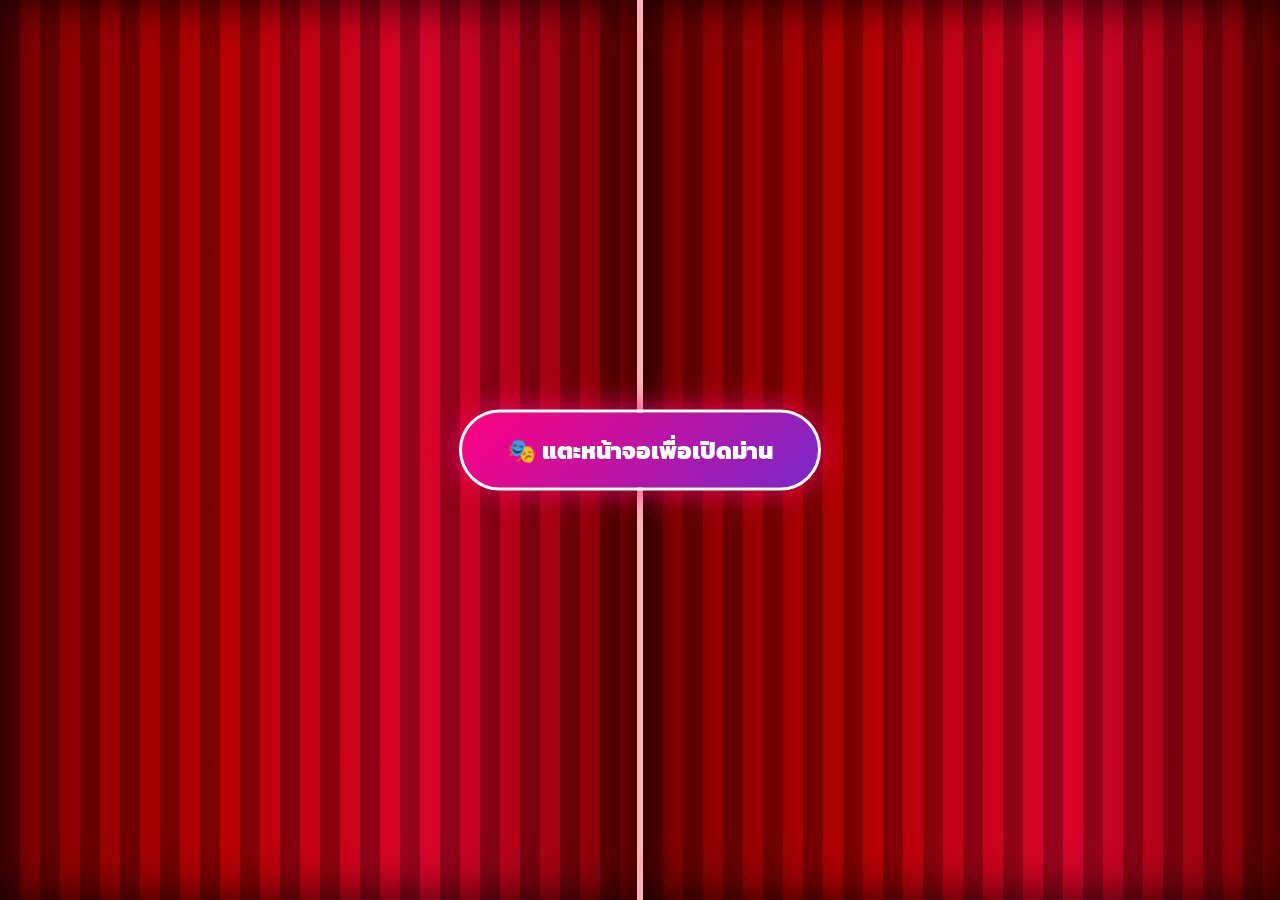
<file: index.html>
<!DOCTYPE html>
<html lang="th">
<head>
    <meta charset="UTF-8">
    <meta name="viewport" content="width=device-width, initial-scale=1.0">
    <title>Portfolio - หน้าแรก</title>
    <link rel="preconnect" href="https://fonts.googleapis.com">
    <link rel="preconnect" href="https://fonts.gstatic.com" crossorigin>
    <link href="https://fonts.googleapis.com/css2?family=Kanit:wght@300;400;600;700;800&family=Sarabun:wght@400;600;700&display=swap" rel="stylesheet">
    
    <style>
        * {
            margin: 0;
            padding: 0;
            box-sizing: border-box;
            font-family: 'Kanit', 'Sarabun', sans-serif;
        }

        body {
            background: linear-gradient(-45deg, #ee7752, #e73c7e, #23a6d5, #23d5ab);
            background-size: 400% 400%;
            animation: gradientBG 15s ease infinite;
            min-height: 100vh;
            display: flex;
            justify-content: center;
            align-items: center;
            padding: 40px 20px;
            overflow-x: hidden;
            position: relative;
        }

        /* เอฟเฟกต์อนุภาคระยิบระยับ */
        .stars {
            position: absolute;
            top: 0; left: 0; width: 100%; height: 100%;
            pointer-events: none;
            background: radial-gradient(2px 2px at 20px 30px, #fff, rgba(0,0,0,0)),
                        radial-gradient(2px 2px at 40px 70px, #fff, rgba(0,0,0,0)),
                        radial-gradient(3px 3px at 80px 120px, #fff, rgba(0,0,0,0)),
                        radial-gradient(2px 2px at 150px 200px, #fff, rgba(0,0,0,0));
            background-repeat: repeat;
            background-size: 200px 200px;
            animation: sparkle 4s linear infinite;
        }

        .main-card {
            width: 100%;
            max-width: 950px;
            background: rgba(255, 255, 255, 0.85);
            backdrop-filter: blur(20px);
            border-radius: 40px;
            border: 3px solid rgba(255, 255, 255, 0.9);
            box-shadow: 0 0 50px rgba(255, 105, 180, 0.5), inset 0 0 15px rgba(255, 255, 255, 0.6);
            padding: 60px 40px;
            text-align: center;
            position: relative;
            z-index: 2;
            animation: cardAppear 1.2s cubic-bezier(0.175, 0.885, 0.32, 1.275);
        }

        /* รูปภาพเว่อร์วัง */
        .profile-container {
            position: relative;
            width: 290px;
            height: 290px;
            margin: 0 auto 35px auto;
            animation: float 4s ease-in-out infinite;
        }

        .profile-container::before {
            content: '';
            position: absolute;
            top: -20px; left: -20px; right: -20px; bottom: -20px;
            background: linear-gradient(45deg, #ff007f, #7928ca, #00dfd8, #ff007f);
            background-size: 300% 300%;
            border-radius: 50%;
            z-index: 1;
            filter: blur(25px);
            opacity: 0.9;
            animation: glowRotate 5s linear infinite;
        }

        .profile-box {
            position: relative;
            width: 100%; height: 100%;
            border-radius: 50%;
            padding: 8px;
            background: linear-gradient(135deg, #ffffff, #ff758c, #764ba2);
            z-index: 2;
            cursor: pointer;
            transition: all 0.5s cubic-bezier(0.175, 0.885, 0.32, 1.275);
            overflow: hidden;
            box-shadow: 0 15px 35px rgba(255, 0, 128, 0.4);
        }

        .profile-img {
            width: 100%; height: 100%;
            object-fit: cover;
            border-radius: 50%;
            transition: all 0.5s ease;
        }

        .profile-container:hover .profile-box {
            transform: scale(1.12) rotate(5deg);
            box-shadow: 0 25px 60px rgba(255, 0, 128, 0.7);
        }

        .profile-container:hover .profile-img {
            transform: scale(1.08);
        }

        /* ข้อความนีออนและปุ่ม */
        .greeting-tag {
            display: inline-block;
            background: linear-gradient(135deg, #ffe6ed, #fff0f5);
            color: #ff007f;
            font-size: 1.1rem;
            font-weight: 800;
            padding: 10px 30px;
            border-radius: 30px;
            border: 2px solid #ff758c;
            margin-bottom: 20px;
            box-shadow: 0 0 15px rgba(255, 0, 128, 0.3);
            animation: pulse 2s infinite;
        }

        .main-title {
            font-size: 3.5rem;
            font-weight: 800;
            background: linear-gradient(135deg, #ff007f, #7928ca, #00dfd8);
            background-size: 200% auto;
            -webkit-background-clip: text;
            -webkit-text-fill-color: transparent;
            animation: textShine 3s linear infinite;
            margin-bottom: 10px;
        }

        .subtitle {
            font-size: 1.4rem;
            color: #4a4a4a;
            font-weight: 600;
            margin-bottom: 40px;
        }

        .btn-start {
            position: relative;
            display: inline-block;
            text-decoration: none;
            font-size: 1.4rem;
            font-weight: 800;
            padding: 20px 60px;
            border-radius: 50px;
            background: linear-gradient(135deg, #ff007f, #7928ca);
            color: #ffffff;
            box-shadow: 0 15px 35px rgba(121, 40, 202, 0.4);
            transition: all 0.4s cubic-bezier(0.175, 0.885, 0.32, 1.275);
            overflow: hidden;
            border: 2px solid #ffffff;
        }

        .btn-start:hover {
            transform: translateY(-8px) scale(1.05);
            box-shadow: 0 25px 50px rgba(255, 0, 128, 0.6);
            letter-spacing: 2px;
        }

        /* Keyframes แอนิเมชัน */
        @keyframes gradientBG {
            0% { background-position: 0% 50%; }
            50% { background-position: 100% 50%; }
            100% { background-position: 0% 50%; }
        }

        @keyframes cardAppear {
            from { opacity: 0; transform: translateY(50px) scale(0.9); }
            to { opacity: 1; transform: translateY(0) scale(1); }
        }

        @keyframes float {
            0%, 100% { transform: translateY(0px); }
            50% { transform: translateY(-20px); }
        }

        @keyframes glowRotate {
            0% { background-position: 0% 50%; }
            50% { background-position: 100% 50%; }
            100% { background-position: 0% 50%; }
        }

        @keyframes textShine {
            to { background-position: 200% center; }
        }

        @keyframes pulse {
            0%, 100% { transform: scale(1); }
            50% { transform: scale(1.05); }
        }

        @keyframes sparkle {
            0% { transform: translateY(0); }
            100% { transform: translateY(-200px); }
        }

        @media (max-width: 600px) {
            .profile-container { width: 220px; height: 220px; }
            .main-title { font-size: 2.3rem; }
            .btn-start { padding: 15px 40px; font-size: 1.15rem; }
        }

        /* ==================== CSS ม่านเปิดเมื่อกด ==================== */
        .curtain-container {
            position: fixed;
            top: 0; left: 0;
            width: 100vw; height: 100vh;
            z-index: 9999;
            display: flex;
            overflow: hidden;
            cursor: pointer;
        }

        .curtain-panel {
            width: 50%; height: 100%;
            background: linear-gradient(to right, #800000, #b30000, #d90429, #800000);
            box-shadow: inset 0 0 50px rgba(0,0,0,0.8);
            position: relative;
            transition: transform 1.5s cubic-bezier(0.77, 0, 0.175, 1);
        }

        .curtain-panel::before {
            content: '';
            position: absolute;
            top: 0; left: 0; width: 100%; height: 100%;
            background: repeating-linear-gradient(
                90deg,
                rgba(0, 0, 0, 0.3) 0px,
                rgba(0, 0, 0, 0.3) 20px,
                transparent 20px,
                transparent 40px
            );
        }

        .curtain-left { border-right: 3px solid #ffb3b3; }
        .curtain-right { border-left: 3px solid #ffb3b3; }

        .curtain-content {
            position: absolute;
            top: 50%; left: 50%;
            transform: translate(-50%, -50%);
            z-index: 10000;
            text-align: center;
            transition: opacity 0.5s ease;
        }

        .curtain-btn {
            background: linear-gradient(135deg, #ff007f, #7928ca);
            color: #ffffff;
            font-size: 1.5rem;
            font-weight: 800;
            padding: 20px 45px;
            border: 3px solid #ffffff;
            border-radius: 50px;
            box-shadow: 0 0 30px rgba(255, 0, 128, 0.8);
            pointer-events: none;
        }

        /* เมื่อกดแล้วม่านจะแยกออก */
        .curtain-container.open .curtain-left { transform: translateX(-100%); }
        .curtain-container.open .curtain-right { transform: translateX(100%); }
        .curtain-container.open .curtain-content { opacity: 0; }
        .curtain-container.open { pointer-events: none; }
    </style>
</head>
<body>

    <!-- 🎭 ม่านสีแดง (กดตรงไหนของหน้าจอก็เปิด) -->
    <div class="curtain-container" id="curtain" onclick="openCurtain()">
        <div class="curtain-panel curtain-left"></div>
        <div class="curtain-panel curtain-right"></div>
        <div class="curtain-content">
            <button class="curtain-btn">🎭 แตะหน้าจอเพื่อเปิดม่าน</button>
        </div>
    </div>

    <div class="stars"></div>

    <div class="main-card">
        <div class="profile-container">
            <div class="profile-box">
                <img src="มุกค่ะอิอิ.jpg" alt="Profile Image" class="profile-img">
            </div>
        </div>

        <span class="greeting-tag">✨ WELCOME TO MY PORTFOLIO ✨</span>
        <h1 class="main-title">ณัฐธิดา ถกลพัฒนกุล</h1>
        <p class="subtitle">โรงเรียนบ้านบึง "อุตสาหกรรมนุเคราะห์"</p>

        <a href="about.html" class="btn-start">เข้าสู่เว็บไซต์ &rarr;</a>
    </div>

    <!-- 📜 สคริปต์สั่งให้ม่านเปิดเมื่อกดหน้าจอ -->
    <script>
        function openCurtain() {
            document.getElementById('curtain').classList.add('open');
        }
    </script>

</body>
</html>
</file>
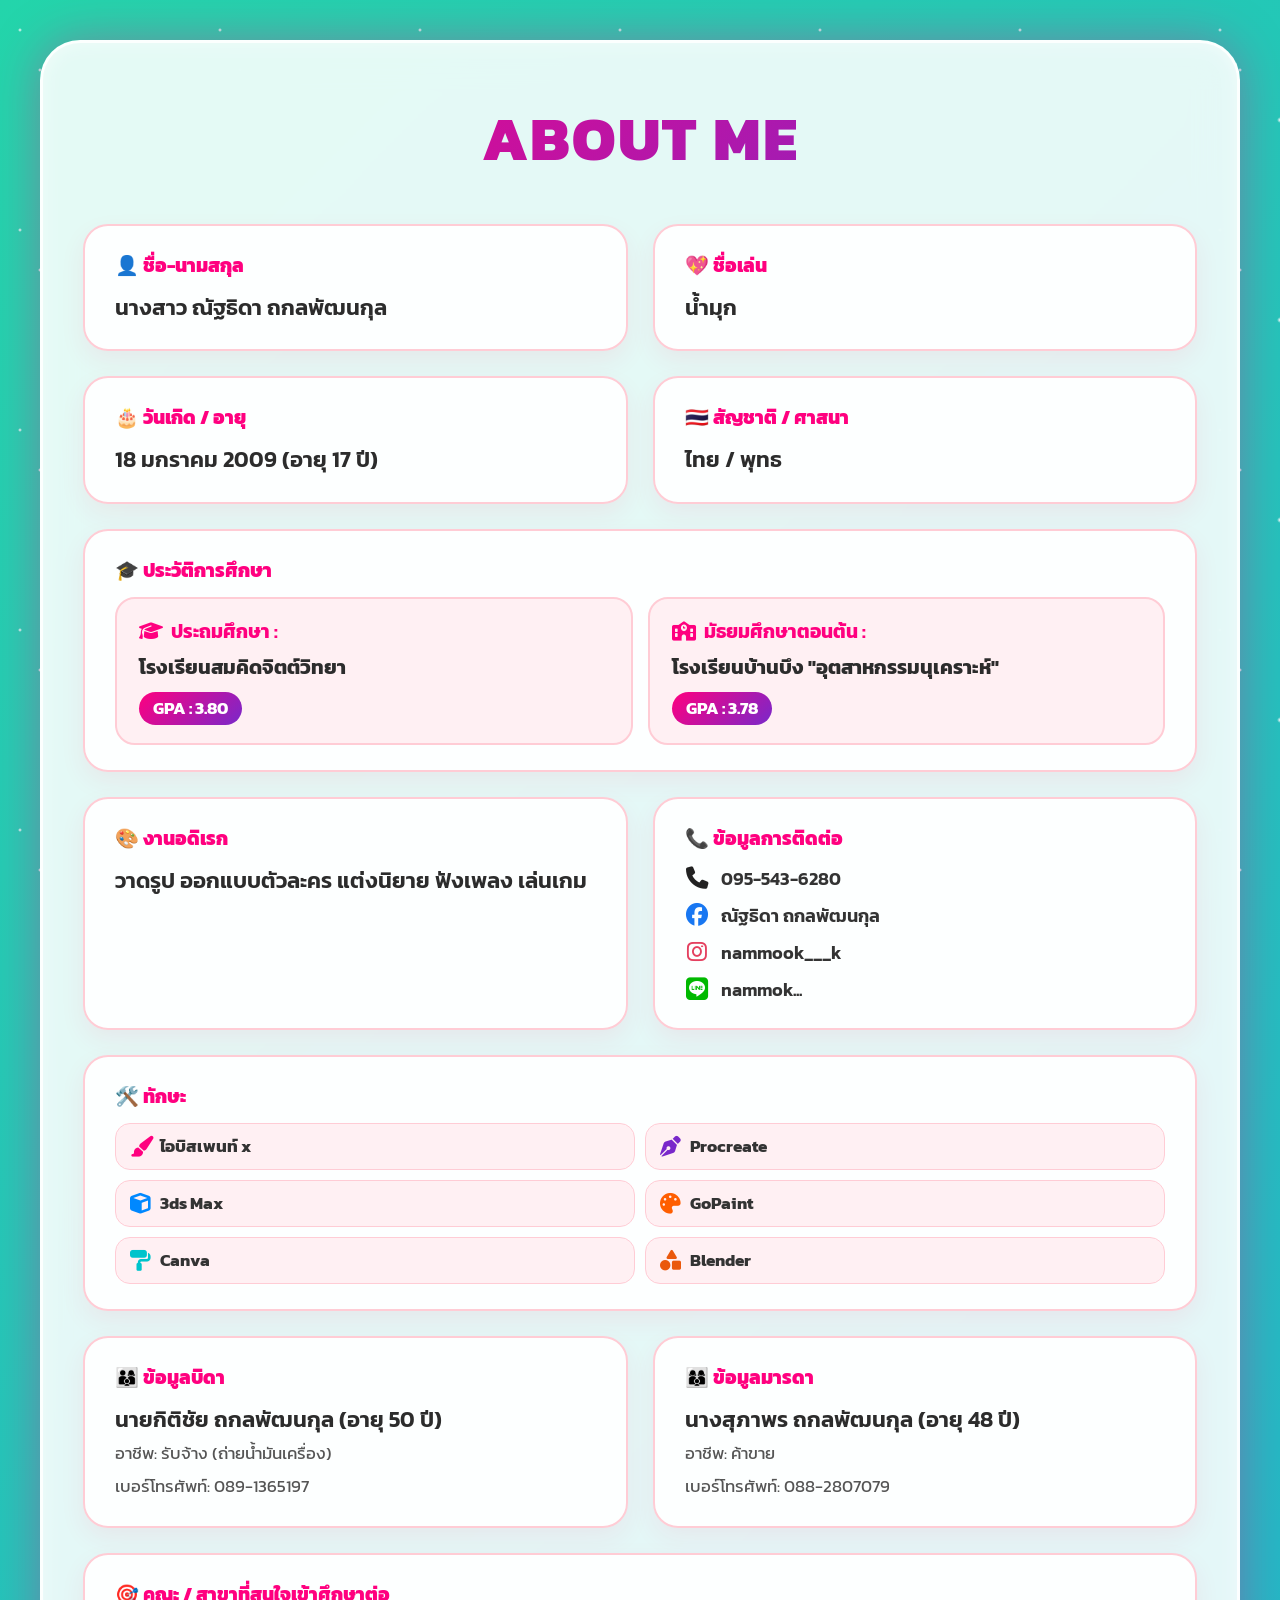
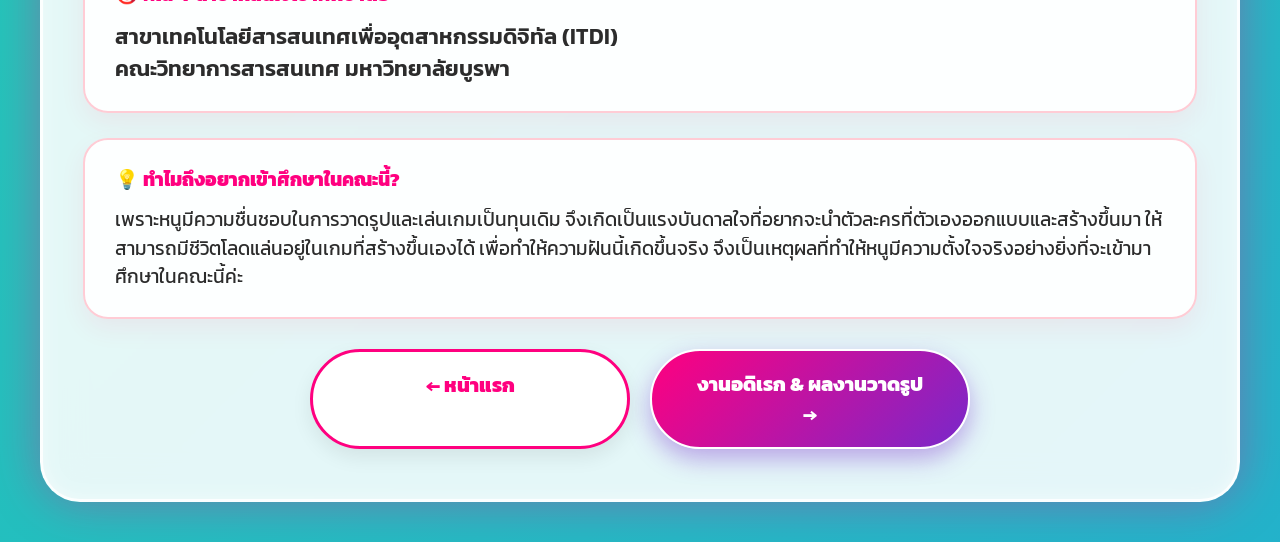
<file: about.html>
<!DOCTYPE html>
<html lang="th">
<head>
    <meta charset="UTF-8">
    <meta name="viewport" content="width=device-width, initial-scale=1.0">
    <title>About Me - ประวัติส่วนตัว</title>
    <link rel="preconnect" href="https://fonts.googleapis.com">
    <link rel="preconnect" href="https://fonts.gstatic.com" crossorigin>
    <link href="https://fonts.googleapis.com/css2?family=Kanit:wght@300;400;600;700;800&family=Sarabun:wght@400;600;700&display=swap" rel="stylesheet">
    <link rel="stylesheet" href="https://cdnjs.cloudflare.com/ajax/libs/font-awesome/6.4.0/css/all.min.css">
    
    <style>
        * {
            margin: 0;
            padding: 0;
            box-sizing: border-box;
            font-family: 'Kanit', 'Sarabun', sans-serif;
        }

        body {
            background: linear-gradient(-45deg, #ee7752, #e73c7e, #23a6d5, #23d5ab);
            background-size: 400% 400%;
            animation: gradientBG 15s ease infinite;
            min-height: 100vh;
            padding: 40px 20px;
            position: relative;
            overflow-x: hidden;
        }

        body::before {
            content: '';
            position: fixed;
            top: 0; left: 0; width: 100%; height: 100%;
            pointer-events: none;
            background: radial-gradient(2px 2px at 20px 30px, #fff, rgba(0,0,0,0)),
                        radial-gradient(2px 2px at 40px 70px, #fff, rgba(0,0,0,0)),
                        radial-gradient(3px 3px at 80px 120px, #fff, rgba(0,0,0,0)),
                        radial-gradient(2px 2px at 150px 200px, #fff, rgba(0,0,0,0));
            background-repeat: repeat;
            background-size: 200px 200px;
            animation: sparkle 4s linear infinite;
            z-index: 0;
        }

        .full-wrapper {
            position: relative;
            z-index: 1;
            width: 100%;
            max-width: 1200px;
            margin: 0 auto;
            background: rgba(255, 255, 255, 0.88);
            backdrop-filter: blur(20px);
            border-radius: 40px;
            border: 3px solid rgba(255, 255, 255, 0.9);
            box-shadow: 0 0 50px rgba(255, 0, 128, 0.35), inset 0 0 20px rgba(255, 255, 255, 0.5);
            padding: 50px 40px;
            animation: cardAppear 1s cubic-bezier(0.175, 0.885, 0.32, 1.275);
        }

        .page-title {
            font-size: 3.8rem;
            font-weight: 800;
            background: linear-gradient(135deg, #ff007f, #7928ca, #00dfd8);
            background-size: 200% auto;
            -webkit-background-clip: text;
            -webkit-text-fill-color: transparent;
            animation: textShine 3s linear infinite;
            text-align: center;
            margin-bottom: 40px;
            letter-spacing: 2px;
        }

        .grid-info {
            display: grid;
            grid-template-columns: repeat(2, 1fr);
            gap: 25px;
            margin-bottom: 20px;
        }

        .card-info {
            background: rgba(255, 255, 255, 0.95);
            border: 2px solid #ffccd5;
            border-radius: 25px;
            padding: 25px 30px;
            box-shadow: 0 10px 25px rgba(255, 51, 102, 0.08);
            transition: all 0.4s cubic-bezier(0.175, 0.885, 0.32, 1.275);
            position: relative;
            overflow: hidden;
        }

        .card-info:hover {
            transform: translateY(-8px) scale(1.02);
            border-color: #ff007f;
            box-shadow: 0 20px 40px rgba(255, 0, 128, 0.3);
            background: #ffffff;
        }

        .card-info.full-width {
            grid-column: span 2;
        }

        .label {
            font-size: 1.2rem;
            color: #ff007f;
            font-weight: 800;
            margin-bottom: 12px;
            display: flex;
            align-items: center;
            gap: 8px;
        }

        .value {
            font-size: 1.35rem;
            color: #2c2c2c;
            font-weight: 600;
            line-height: 1.5;
        }

        /* ประวัติการศึกษา */
        .edu-grid {
            display: grid;
            grid-template-columns: repeat(2, 1fr);
            gap: 15px;
        }

        .edu-box {
            background: #fff0f3;
            border: 2px solid #ffccd5;
            border-radius: 20px;
            padding: 18px 22px;
            transition: all 0.3s ease;
        }

        .edu-box:hover {
            border-color: #ff007f;
            background: #ffffff;
            box-shadow: 0 5px 15px rgba(255, 0, 128, 0.15);
        }

        .edu-level-title {
            font-size: 1.2rem;
            font-weight: 700;
            color: #ff007f;
            margin-bottom: 6px;
            display: flex;
            align-items: center;
            gap: 8px;
        }

        .edu-school-name {
            font-size: 1.25rem;
            font-weight: 700;
            color: #2c2c2c;
            margin-bottom: 4px;
        }

        .edu-gpa-badge {
            display: inline-block;
            background: linear-gradient(135deg, #ff007f, #7928ca);
            color: #ffffff;
            font-weight: 700;
            font-size: 1.05rem;
            padding: 4px 14px;
            border-radius: 20px;
            margin-top: 6px;
        }

        /* ข้อมูลการติดต่อ */
        .contact-list {
            display: flex;
            flex-direction: column;
            gap: 10px;
        }

        .contact-item {
            display: flex;
            align-items: center;
            gap: 12px;
            font-size: 1.15rem;
            font-weight: 600;
            color: #333;
        }

        .contact-item i {
            font-size: 1.4rem;
            width: 24px;
            text-align: center;
        }

        .contact-item .fa-phone { color: #222; }
        .contact-item .fa-facebook { color: #1877f2; }
        .contact-item .fa-instagram { color: #e4405f; }
        .contact-item .fa-line { color: #00b900; }

        /* ทักษะ */
        .skills-compact-grid {
            display: grid;
            grid-template-columns: repeat(2, 1fr);
            gap: 10px;
        }

        .skill-tag {
            display: flex;
            align-items: center;
            gap: 10px;
            background: #fff0f3;
            padding: 10px 14px;
            border-radius: 15px;
            border: 1px solid #ffccd5;
            font-weight: 700;
            font-size: 1.05rem;
            color: #333;
        }

        .skill-tag i {
            font-size: 1.3rem;
            width: 20px;
            text-align: center;
        }

        .btn-group {
            display: flex;
            gap: 20px;
            justify-content: center;
            margin-top: 30px;
        }

        .btn {
            display: inline-block;
            text-decoration: none;
            font-size: 1.25rem;
            font-weight: 800;
            padding: 18px 45px;
            border-radius: 50px;
            transition: all 0.4s cubic-bezier(0.175, 0.885, 0.32, 1.275);
            text-align: center;
            flex: 1;
            max-width: 320px;
            position: relative;
            overflow: hidden;
        }

        .btn-back {
            background: #ffffff;
            color: #ff007f;
            border: 3px solid #ff007f;
            box-shadow: 0 8px 20px rgba(0,0,0,0.08);
        }

        .btn-back:hover {
            background: #ff007f;
            color: #ffffff;
            transform: translateY(-5px);
            box-shadow: 0 15px 30px rgba(255, 0, 128, 0.4);
        }

        .btn-next {
            background: linear-gradient(135deg, #ff007f, #7928ca);
            color: #ffffff;
            border: 2px solid #ffffff;
            box-shadow: 0 10px 25px rgba(121, 40, 202, 0.4);
        }

        .btn-next:hover {
            transform: translateY(-5px) scale(1.03);
            box-shadow: 0 20px 40px rgba(255, 0, 128, 0.6);
            letter-spacing: 1px;
        }

        @keyframes gradientBG {
            0% { background-position: 0% 50%; }
            50% { background-position: 100% 50%; }
            100% { background-position: 0% 50%; }
        }

        @keyframes cardAppear {
            from { opacity: 0; transform: translateY(40px) scale(0.95); }
            to { opacity: 1; transform: translateY(0) scale(1); }
        }

        @keyframes textShine {
            to { background-position: 200% center; }
        }

        @keyframes sparkle {
            0% { transform: translateY(0); }
            100% { transform: translateY(-200px); }
        }

        @media (max-width: 800px) {
            .grid-info { grid-template-columns: 1fr; }
            .card-info.full-width { grid-column: span 1; }
            .edu-grid { grid-template-columns: 1fr; }
            .skills-compact-grid { grid-template-columns: 1fr; }
            .full-wrapper { padding: 35px 20px; }
            .page-title { font-size: 2.5rem; }
            .btn-group { flex-direction: column; align-items: center; }
            .btn { max-width: 100%; width: 100%; }
        }
    </style>
</head>
<body>

    <div class="full-wrapper">
        <h1 class="page-title">ABOUT ME</h1>

        <div class="grid-info">
            <div class="card-info">
                <span class="label">👤 ชื่อ-นามสกุล</span>
                <p class="value">นางสาว ณัฐธิดา ถกลพัฒนกุล</p>
            </div>
            <div class="card-info">
                <span class="label">💖 ชื่อเล่น</span>
                <p class="value">น้ำมุก</p>
            </div>
            <div class="card-info">
                <span class="label">🎂 วันเกิด / อายุ</span>
                <p class="value">18 มกราคม 2009 (อายุ 17 ปี)</p>
            </div>
            <div class="card-info">
                <span class="label">🇹🇭 สัญชาติ / ศาสนา</span>
                <p class="value">ไทย / พุทธ</p>
            </div>

            <!-- ประวัติการศึกษา (ปรับรูปสไตล์การ์ดโทนเดียวกับเว็บ) -->
            <div class="card-info full-width">
                <span class="label">🎓 ประวัติการศึกษา</span>
                <div class="edu-grid">
                    <div class="edu-box">
                        <div class="edu-level-title"><i class="fa-solid fa-graduation-cap"></i> ประถมศึกษา :</div>
                        <div class="edu-school-name">โรงเรียนสมคิดจิตต์วิทยา</div>
                        <div class="edu-gpa-badge">GPA : 3.80</div>
                    </div>
                    <div class="edu-box">
                        <div class="edu-level-title"><i class="fa-solid fa-school"></i> มัธยมศึกษาตอนต้น :</div>
                        <div class="edu-school-name">โรงเรียนบ้านบึง "อุตสาหกรรมนุเคราะห์"</div>
                        <div class="edu-gpa-badge">GPA : 3.78</div>
                    </div>
                </div>
            </div>

            <div class="card-info">
                <span class="label">🎨 งานอดิเรก</span>
                <p class="value">วาดรูป ออกแบบตัวละคร แต่งนิยาย ฟังเพลง เล่นเกม </p>
            </div>

            <!-- ข้อมูลการติดต่อ -->
            <div class="card-info">
                <span class="label">📞 ข้อมูลการติดต่อ</span>
                <div class="contact-list">
                    <div class="contact-item"><i class="fa-solid fa-phone"></i> 095-543-6280</div>
                    <div class="contact-item"><i class="fa-brands fa-facebook"></i> ณัฐธิดา ถกลพัฒนกุล</div>
                    <div class="contact-item"><i class="fa-brands fa-instagram"></i> nammook___k</div>
                    <div class="contact-item"><i class="fa-brands fa-line"></i> nammok...</div>
                </div>
            </div>

            <!-- ทักษะ -->
            <div class="card-info full-width">
                <span class="label">🛠️ ทักษะ</span>
                <div class="skills-compact-grid">
                    <div class="skill-tag">
                        <i class="fa-solid fa-paintbrush" style="color: #ff007f;"></i>
                        <span>ไอบิสเพนท์ x</span>
                    </div>
                    <div class="skill-tag">
                        <i class="fa-solid fa-pen-nib" style="color: #7928ca;"></i>
                        <span>Procreate</span>
                    </div>
                    <div class="skill-tag">
                        <i class="fa-solid fa-cube" style="color: #0088ff;"></i>
                        <span>3ds Max</span>
                    </div>
                    <div class="skill-tag">
                        <i class="fa-solid fa-palette" style="color: #ff5e00;"></i>
                        <span>GoPaint</span>
                    </div>
                    <div class="skill-tag">
                        <i class="fa-solid fa-paint-roller" style="color: #00c4cc;"></i>
                        <span>Canva</span>
                    </div>
                    <div class="skill-tag">
                        <i class="fa-solid fa-shapes" style="color: #ea580c;"></i>
                        <span>Blender</span>
                    </div>
                </div>
            </div>

            <!-- ข้อมูลครอบครัว -->
            <div class="card-info">
                <span class="label">👨‍👩‍👦 ข้อมูลบิดา</span>
                <p class="value">
                    นายกิติชัย ถกลพัฒนกุล (อายุ 50 ปี)<br>
                    <small style="color: #555; font-size: 1.05rem; font-weight: 400;">
                        อาชีพ: รับจ้าง (ถ่ายน้ำมันเครื่อง)<br>
                        เบอร์โทรศัพท์: 089-1365197
                    </small>
                </p>
            </div>
            <div class="card-info">
                <span class="label">👩‍👩‍👦 ข้อมูลมารดา</span>
                <p class="value">
                    นางสุภาพร ถกลพัฒนกุล (อายุ 48 ปี)<br>
                    <small style="color: #555; font-size: 1.05rem; font-weight: 400;">
                        อาชีพ: ค้าขาย<br>
                        เบอร์โทรศัพท์: 088-2807079
                    </small>
                </p>
            </div>

            <!-- คณะที่สนใจ -->
            <div class="card-info full-width">
                <span class="label">🎯 คณะ / สาขาที่สนใจเข้าศึกษาต่อ</span>
                <p class="value">สาขาเทคโนโลยีสารสนเทศเพื่ออุตสาหกรรมดิจิทัล (ITDI)<br>คณะวิทยาการสารสนเทศ มหาวิทยาลัยบูรพา</p>
            </div>
            <div class="card-info full-width">
                <span class="label">💡 ทำไมถึงอยากเข้าศึกษาในคณะนี้?</span>
                <p class="value" style="font-weight: 400; font-size: 1.2rem;">
                    เพราะหนูมีความชื่นชอบในการวาดรูปและเล่นเกมเป็นทุนเดิม จึงเกิดเป็นแรงบันดาลใจที่อยากจะนำตัวละครที่ตัวเองออกแบบและสร้างขึ้นมา ให้สามารถมีชีวิตโลดแล่นอยู่ในเกมที่สร้างขึ้นเองได้ เพื่อทำให้ความฝันนี้เกิดขึ้นจริง จึงเป็นเหตุผลที่ทำให้หนูมีความตั้งใจจริงอย่างยิ่งที่จะเข้ามาศึกษาในคณะนี้ค่ะ
                </p>
            </div>
        </div>

        <div class="btn-group">
            <a href="index.html" class="btn btn-back">&larr; หน้าแรก</a>
            <a href="hobbies.html" class="btn btn-next">งานอดิเรก & ผลงานวาดรูป &rarr;</a>
        </div>
    </div>

</body>
</html>
</file>
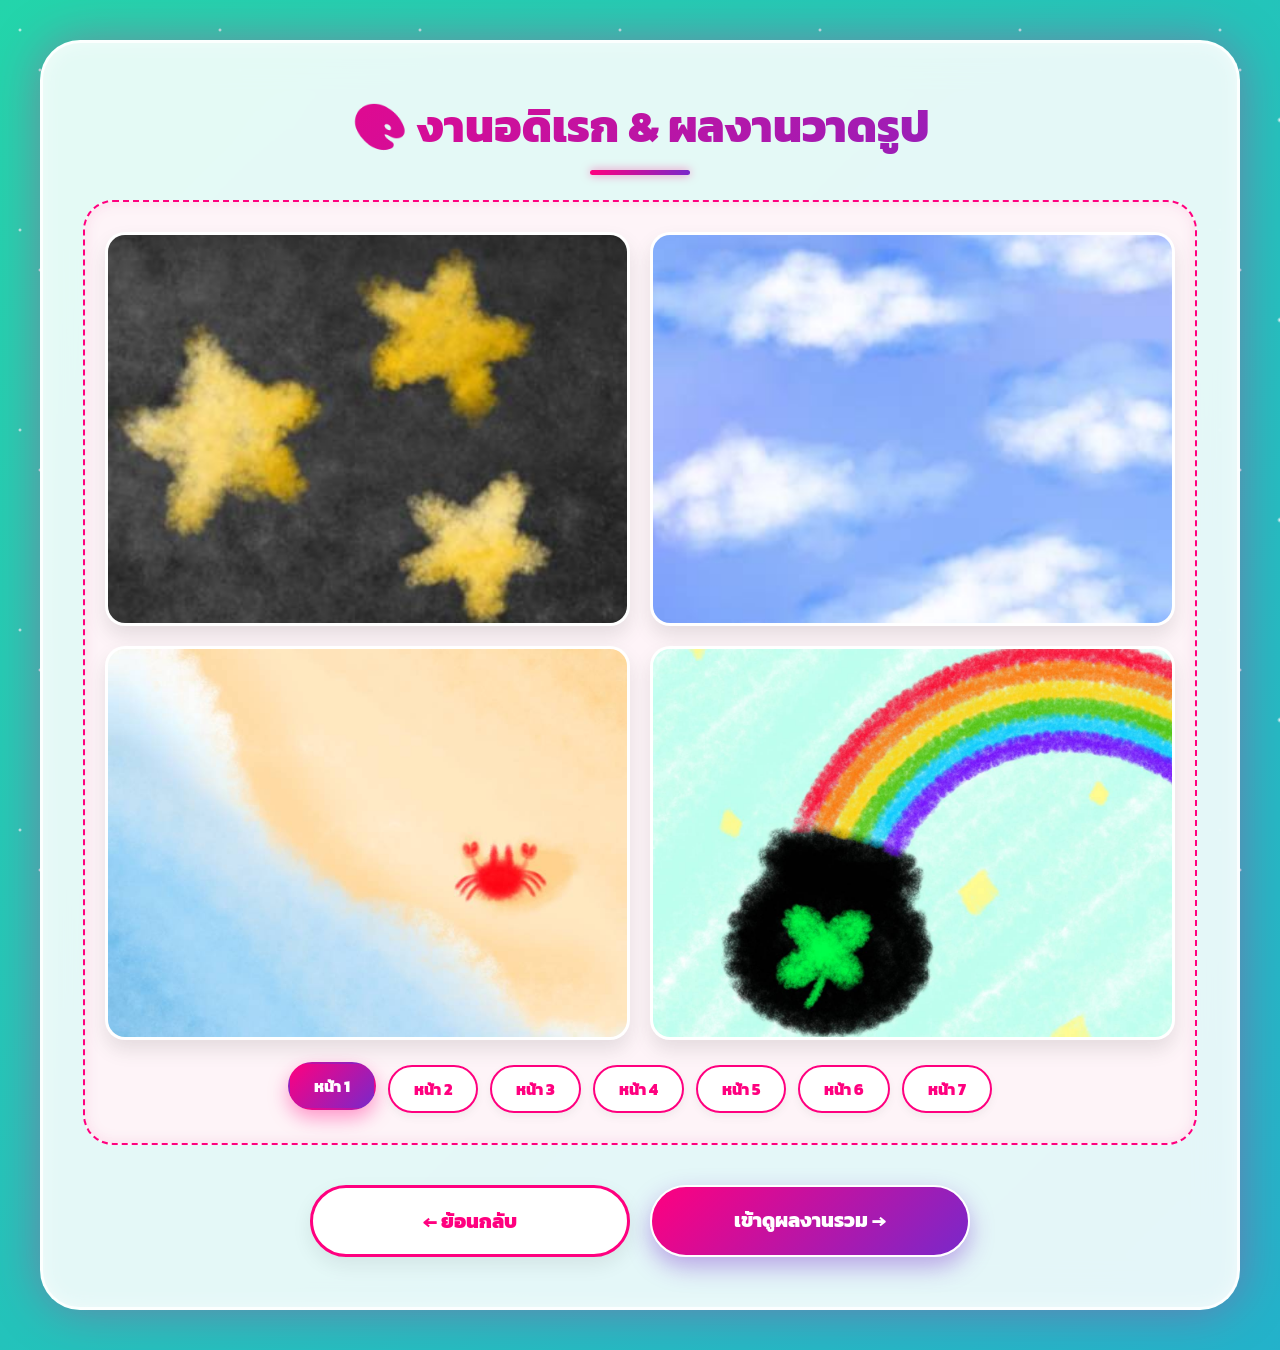
<file: hobbies.html>
<!DOCTYPE html>
<html lang="th">
<head>
    <meta charset="UTF-8">
    <meta name="viewport" content="width=device-width, initial-scale=1.0">
    <title>Hobbies - งานอดิเรก & ผลงานวาดรูป</title>
    <link rel="preconnect" href="https://fonts.googleapis.com">
    <link rel="preconnect" href="https://fonts.gstatic.com" crossorigin>
    <link href="https://fonts.googleapis.com/css2?family=Kanit:wght@300;400;600;700;800&family=Sarabun:wght@400;600;700&display=swap" rel="stylesheet">
    <link rel="stylesheet" href="https://cdnjs.cloudflare.com/ajax/libs/font-awesome/6.4.0/css/all.min.css">
    
    <style>
        * {
            margin: 0;
            padding: 0;
            box-sizing: border-box;
            font-family: 'Kanit', 'Sarabun', sans-serif;
        }

        body {
            background: linear-gradient(-45deg, #ee7752, #e73c7e, #23a6d5, #23d5ab);
            background-size: 400% 400%;
            animation: gradientBG 15s ease infinite;
            min-height: 100vh;
            padding: 40px 20px;
            position: relative;
            overflow-x: hidden;
        }

        body::before {
            content: '';
            position: fixed;
            top: 0; left: 0; width: 100%; height: 100%;
            pointer-events: none;
            background: radial-gradient(2px 2px at 20px 30px, #fff, rgba(0,0,0,0)),
                        radial-gradient(2px 2px at 40px 70px, #fff, rgba(0,0,0,0)),
                        radial-gradient(3px 3px at 80px 120px, #fff, rgba(0,0,0,0)),
                        radial-gradient(2px 2px at 150px 200px, #fff, rgba(0,0,0,0));
            background-repeat: repeat;
            background-size: 200px 200px;
            animation: sparkle 4s linear infinite;
            z-index: 0;
        }

        .full-wrapper {
            position: relative;
            z-index: 1;
            width: 100%;
            max-width: 1200px;
            margin: 0 auto;
            background: rgba(255, 255, 255, 0.88);
            backdrop-filter: blur(20px);
            border-radius: 40px;
            border: 3px solid rgba(255, 255, 255, 0.9);
            box-shadow: 0 0 50px rgba(255, 0, 128, 0.35), inset 0 0 20px rgba(255, 255, 255, 0.5);
            padding: 50px 40px;
            animation: cardAppear 1s cubic-bezier(0.175, 0.885, 0.32, 1.275);
        }

        .section-title {
            font-size: 2.8rem;
            font-weight: 800;
            background: linear-gradient(135deg, #ff007f, #7928ca);
            -webkit-background-clip: text;
            -webkit-text-fill-color: transparent;
            text-align: center;
            margin-bottom: 25px;
            position: relative;
        }

        .section-title::after {
            content: '';
            display: block;
            width: 100px;
            height: 5px;
            background: linear-gradient(90deg, #ff007f, #7928ca);
            margin: 10px auto 0;
            border-radius: 10px;
            box-shadow: 0 0 10px rgba(255, 0, 128, 0.5);
        }

        .hobby-section {
            background: rgba(255, 240, 245, 0.7);
            backdrop-filter: blur(10px);
            border: 2px dashed #ff007f;
            border-radius: 30px;
            padding: 30px 20px;
            margin-top: 20px;
            margin-bottom: 40px;
            box-shadow: inset 0 0 15px rgba(255, 0, 128, 0.1);
        }

        .gallery-grid {
            display: none;
            grid-template-columns: repeat(2, 1fr);
            gap: 20px;
            margin-bottom: 25px;
        }

        .gallery-grid.active {
            display: grid;
            animation: fadeIn 0.5s ease-in-out;
        }

        .gallery-item {
            position: relative;
            border-radius: 20px;
            overflow: hidden;
            background: #fff;
            box-shadow: 0 10px 20px rgba(0,0,0,0.1);
            border: 3px solid rgba(255, 255, 255, 0.9);
            aspect-ratio: 4 / 3;
            cursor: pointer;
            transition: all 0.4s cubic-bezier(0.175, 0.885, 0.32, 1.275);
        }

        .gallery-item:hover {
            transform: translateY(-8px) scale(1.03) rotate(1deg);
            border-color: #ff007f;
            box-shadow: 0 20px 35px rgba(255, 0, 128, 0.4);
        }

        .gallery-item img {
            width: 100%;
            height: 100%;
            object-fit: cover;
            display: block;
            transition: transform 0.5s ease;
        }

        .gallery-item:hover img {
            transform: scale(1.08);
        }

        .pagination {
            display: flex;
            justify-content: center;
            gap: 12px;
            flex-wrap: wrap;
        }

        .page-btn {
            background: #ffffff;
            border: 2px solid #ff007f;
            color: #ff007f;
            padding: 10px 24px;
            border-radius: 30px;
            font-weight: 800;
            font-size: 1rem;
            cursor: pointer;
            transition: all 0.3s ease;
            box-shadow: 0 4px 10px rgba(0,0,0,0.05);
        }

        .page-btn.active, .page-btn:hover {
            background: linear-gradient(135deg, #ff007f, #7928ca);
            color: #ffffff;
            border-color: transparent;
            box-shadow: 0 8px 20px rgba(255, 0, 128, 0.4);
            transform: translateY(-3px);
        }

        .btn-group {
            display: flex;
            gap: 20px;
            justify-content: center;
            margin-top: 30px;
        }

        .btn {
            display: inline-block;
            text-decoration: none;
            font-size: 1.25rem;
            font-weight: 800;
            padding: 18px 45px;
            border-radius: 50px;
            transition: all 0.4s cubic-bezier(0.175, 0.885, 0.32, 1.275);
            text-align: center;
            flex: 1;
            max-width: 320px;
            position: relative;
            overflow: hidden;
        }

        .btn-back {
            background: #ffffff;
            color: #ff007f;
            border: 3px solid #ff007f;
            box-shadow: 0 8px 20px rgba(0,0,0,0.08);
        }

        .btn-back:hover {
            background: #ff007f;
            color: #ffffff;
            transform: translateY(-5px);
            box-shadow: 0 15px 30px rgba(255, 0, 128, 0.4);
        }

        .btn-next {
            background: linear-gradient(135deg, #ff007f, #7928ca);
            color: #ffffff;
            border: 2px solid #ffffff;
            box-shadow: 0 10px 25px rgba(121, 40, 202, 0.4);
        }

        .btn-next:hover {
            transform: translateY(-5px) scale(1.03);
            box-shadow: 0 20px 40px rgba(255, 0, 128, 0.6);
            letter-spacing: 1px;
        }

        .modal {
            display: none;
            position: fixed;
            z-index: 1000;
            top: 0; left: 0;
            width: 100%; height: 100%;
            background-color: rgba(0,0,0,0.9);
            backdrop-filter: blur(10px);
            justify-content: center;
            align-items: center;
            padding: 20px;
        }

        .modal-img {
            max-width: 90%;
            max-height: 85vh;
            border-radius: 20px;
            box-shadow: 0 0 50px rgba(255,255,255,0.3);
            object-fit: contain;
            animation: zoomIn 0.3s ease;
        }

        .close-modal {
            position: absolute;
            top: 20px; right: 30px;
            color: #fff;
            font-size: 45px;
            font-weight: bold;
            cursor: pointer;
        }

        @keyframes gradientBG {
            0% { background-position: 0% 50%; }
            50% { background-position: 100% 50%; }
            100% { background-position: 0% 50%; }
        }

        @keyframes cardAppear {
            from { opacity: 0; transform: translateY(40px) scale(0.95); }
            to { opacity: 1; transform: translateY(0) scale(1); }
        }

        @keyframes sparkle {
            0% { transform: translateY(0); }
            100% { transform: translateY(-200px); }
        }

        @keyframes fadeIn {
            from { opacity: 0; transform: scale(0.98); }
            to { opacity: 1; transform: scale(1); }
        }

        @keyframes zoomIn {
            from { transform: scale(0.7); opacity: 0; }
            to { transform: scale(1); opacity: 1; }
        }

        @media (max-width: 800px) {
            .gallery-grid { grid-template-columns: 1fr; }
            .full-wrapper { padding: 35px 20px; }
            .section-title { font-size: 2.2rem; }
            .btn-group { flex-direction: column; align-items: center; }
            .btn { max-width: 100%; width: 100%; }
        }
    </style>
</head>
<body>

    <div class="full-wrapper">
        <h2 class="section-title">🎨 งานอดิเรก & ผลงานวาดรูป</h2>
        
        <div class="hobby-section">
            <!-- หน้า 1 -->
            <div class="gallery-grid active" id="hobby-page-1">
                <div class="gallery-item" onclick="openModal('รูป 1.jpg')"><img src="แก้ 1.jpg" alt="รูป 1"></div>
                <div class="gallery-item" onclick="openModal('รูป 2.jpg')"><img src="แก้ 2.jpg" alt="รูป 2"></div>
                <div class="gallery-item" onclick="openModal('รูป 3.jpg')"><img src="แก้ 3.jpg" alt="รูป 3"></div>
                <div class="gallery-item" onclick="openModal('รูป 4.jpg')"><img src="แก้ 4.jpg" alt="รูป 4"></div>
            </div>

            <!-- หน้า 2 -->
            <div class="gallery-grid" id="hobby-page-2">
                <div class="gallery-item" onclick="openModal('เอา 1.jpg')"><img src="เอา 1.jpg" alt="เอา 1"></div>
                <div class="gallery-item" onclick="openModal('เอา 2.jpg')"><img src="เอา 2.jpg" alt="เอา 2"></div>
                <div class="gallery-item" onclick="openModal('เอา 3.jpg')"><img src="เอา 3.jpg" alt="เอา 3"></div>
                <div class="gallery-item" onclick="openModal('เอา 4.jpg')"><img src="เอา 4.jpg" alt="เอา 4"></div>
            </div>

            <!-- หน้า 3 -->
            <div class="gallery-grid" id="hobby-page-3">
                <div class="gallery-item" onclick="openModal('เอา 5.jpg')"><img src="เอา 5.jpg" alt="เอา 5"></div>
                <div class="gallery-item" onclick="openModal('เอา 6.jpg')"><img src="เอา 6.jpg" alt="เอา 6"></div>
                <div class="gallery-item" onclick="openModal('เอา 7.jpg')"><img src="เอา 7.jpg" alt="เอา 7"></div>
                <div class="gallery-item" onclick="openModal('เอา 8.jpg')"><img src="เอา 8.jpg" alt="เอา 8"></div>
            </div>

            <!-- หน้า 4 -->
            <div class="gallery-grid" id="hobby-page-4">
                <div class="gallery-item" onclick="openModal('เอา 9.jpg')"><img src="เอา 9.jpg" alt="เอา 9"></div>
                <div class="gallery-item" onclick="openModal('เอา 10.jpg')"><img src="เอา 10.jpg" alt="เอา 10"></div>
                <div class="gallery-item" onclick="openModal('เอา 11.jpg')"><img src="เอา 11.jpg" alt="เอา 11"></div>
                <div class="gallery-item" onclick="openModal('เอา 12.jpg')"><img src="เอา 12.jpg" alt="เอา 12"></div>
            </div>

            <!-- หน้า 5 -->
            <div class="gallery-grid" id="hobby-page-5">
                <div class="gallery-item" onclick="openModal('วาด 1.jpg')"><img src="วาด 1.jpg" alt="วาด 1"></div>
                <div class="gallery-item" onclick="openModal('วาด 2.jpg')"><img src="วาด 2.jpg" alt="วาด 2"></div>
                <div class="gallery-item" onclick="openModal('วาด 3.jpg')"><img src="วาด 3.jpg" alt="วาด 3"></div>
                <div class="gallery-item" onclick="openModal('วาด 4.jpg')"><img src="วาด 4.jpg" alt="วาด 4"></div>
            </div>

            <!-- หน้า 6 -->
            <div class="gallery-grid" id="hobby-page-6">
                <div class="gallery-item" onclick="openModal('วาด 5.jpg')"><img src="วาด 5.jpg" alt="วาด 5"></div>
                <div class="gallery-item" onclick="openModal('วาด 6.jpg')"><img src="วาด 6.jpg" alt="วาด 6"></div>
                <div class="gallery-item" onclick="openModal('วาด 7.jpg')"><img src="วาด 7.jpg" alt="วาด 7"></div>
                <div class="gallery-item" onclick="openModal('วาด 8.jpg')"><img src="วาด 8.jpg" alt="วาด 8"></div>
            </div>

            <!-- หน้า 7 -->
            <div class="gallery-grid" id="hobby-page-7">
                <div class="gallery-item" onclick="openModal('วาด 9.jpg')"><img src="วาด 9.jpg" alt="วาด 9"></div>
                <div class="gallery-item" onclick="openModal('วาด 10.jpg')"><img src="วาด 10.jpg" alt="วาด 10"></div>
                <div class="gallery-item" onclick="openModal('วาด 11.jpg')"><img src="วาด 11.jpg" alt="วาด 11"></div>
                <div class="gallery-item" onclick="openModal('วาด 12.jpg')"><img src="วาด 12.jpg" alt="วาด 12"></div>
            </div>

            <!-- ปุ่มเปลี่ยนหน้า (1 ถึง 7) -->
            <div class="pagination">
                <button class="page-btn active" onclick="changeHobbyPage(1, event)">หน้า 1</button>
                <button class="page-btn" onclick="changeHobbyPage(2, event)">หน้า 2</button>
                <button class="page-btn" onclick="changeHobbyPage(3, event)">หน้า 3</button>
                <button class="page-btn" onclick="changeHobbyPage(4, event)">หน้า 4</button>
                <button class="page-btn" onclick="changeHobbyPage(5, event)">หน้า 5</button>
                <button class="page-btn" onclick="changeHobbyPage(6, event)">หน้า 6</button>
                <button class="page-btn" onclick="changeHobbyPage(7, event)">หน้า 7</button>
            </div>
        </div>

        <div class="btn-group">
            <a href="about.html" class="btn btn-back">&larr; ย้อนกลับ</a>
            <a href="portfolio.html" class="btn btn-next">เข้าดูผลงานรวม &rarr;</a>
        </div>
    </div>

    <div id="imageModal" class="modal" onclick="closeModal()">
        <span class="close-modal">&times;</span>
        <img class="modal-img" id="imgFull">
    </div>

    <script>
        function changeHobbyPage(pageNum, evt) {
            document.querySelectorAll('.hobby-section .gallery-grid').forEach(grid => {
                grid.classList.remove('active');
            });
            document.querySelectorAll('.hobby-section .page-btn').forEach(btn => {
                btn.classList.remove('active');
            });

            document.getElementById('hobby-page-' + pageNum).classList.add('active');
            evt.target.classList.add('active');
        }

        function openModal(src) {
            document.getElementById('imageModal').style.display = 'flex';
            document.getElementById('imgFull').src = src;
        }

        function closeModal() {
            document.getElementById('imageModal').style.display = 'none';
        }
    </script>
</body>
</html>
</file>
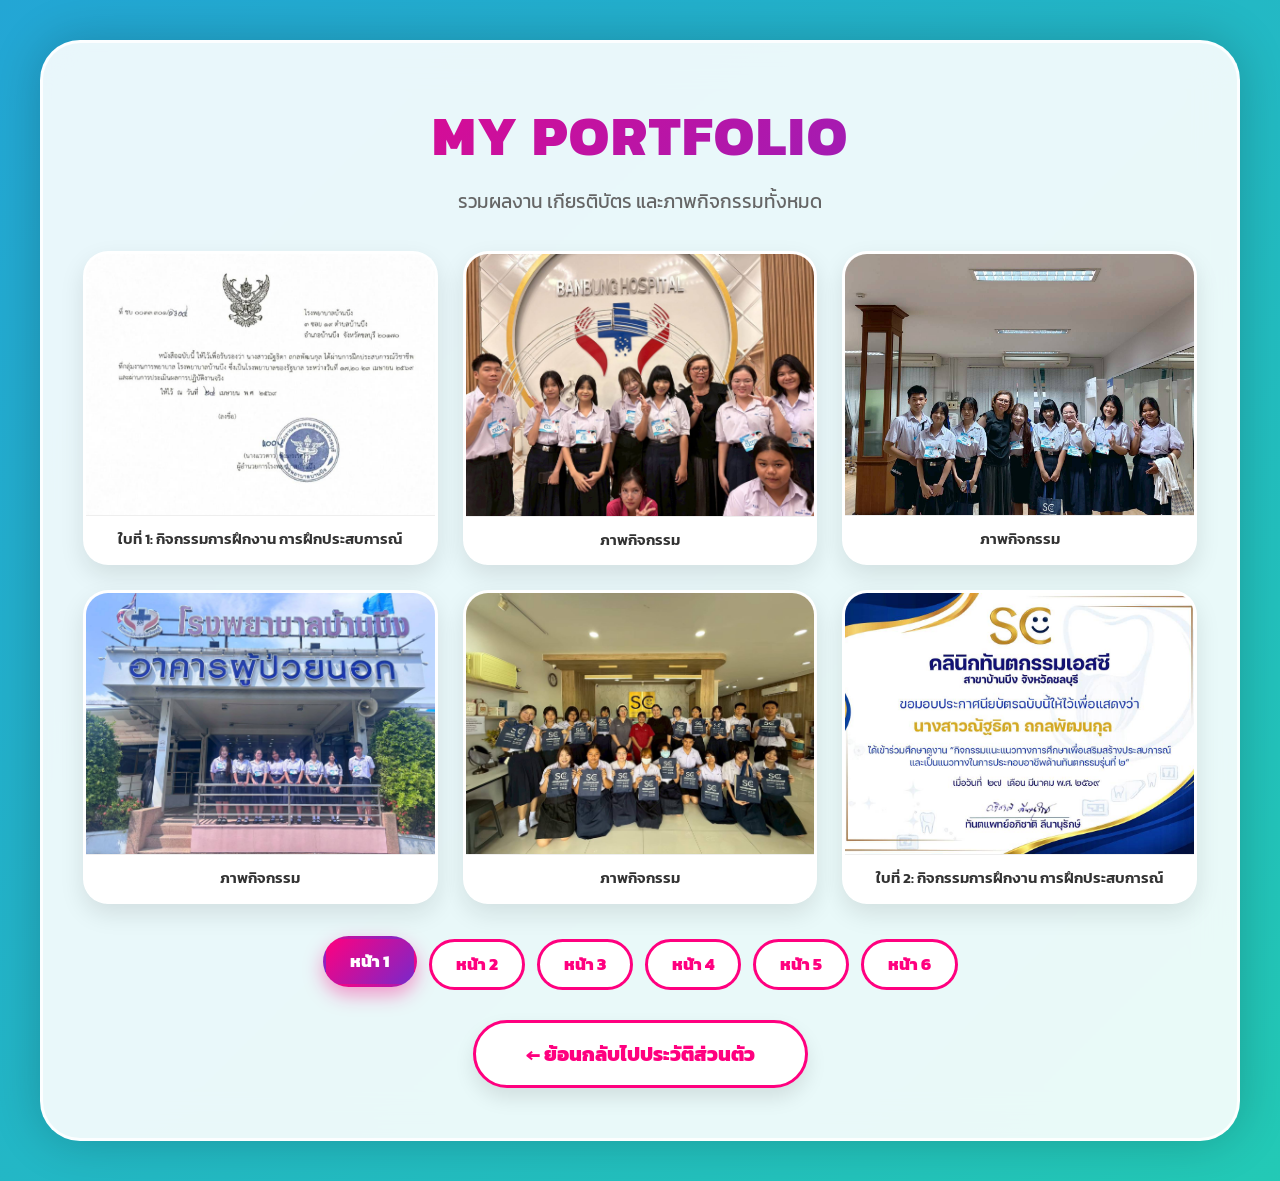
<file: portfolio.html>
<!DOCTYPE html>
<html lang="th">
<head>
    <meta charset="UTF-8">
    <meta name="viewport" content="width=device-width, initial-scale=1.0">
    <title>Portfolio - ผลงานทั้งหมด</title>
    <link rel="preconnect" href="https://fonts.googleapis.com">
    <link rel="preconnect" href="https://fonts.gstatic.com" crossorigin>
    <link href="https://fonts.googleapis.com/css2?family=Kanit:wght@300;400;600;700;800&family=Sarabun:wght@400;600;700&display=swap" rel="stylesheet">
    
    <style>
        * {
            margin: 0;
            padding: 0;
            box-sizing: border-box;
            font-family: 'Kanit', 'Sarabun', sans-serif;
        }

        body {
            background: linear-gradient(-45deg, #7928ca, #ff007f, #23d5ab, #23a6d5);
            background-size: 400% 400%;
            animation: gradientBG 15s ease infinite;
            min-height: 100vh;
            padding: 40px 20px;
        }

        .full-wrapper {
            width: 100%;
            max-width: 1200px;
            margin: 0 auto;
            background: rgba(255, 255, 255, 0.9);
            backdrop-filter: blur(20px);
            border-radius: 40px;
            border: 3px solid rgba(255, 255, 255, 0.9);
            box-shadow: 0 0 50px rgba(0, 0, 0, 0.2);
            padding: 50px 40px;
            animation: cardAppear 1s ease-out;
        }

        .page-title {
            font-size: 3.5rem;
            font-weight: 800;
            background: linear-gradient(135deg, #ff007f, #7928ca);
            -webkit-background-clip: text;
            -webkit-text-fill-color: transparent;
            text-align: center;
            margin-bottom: 10px;
            letter-spacing: 2px;
        }

        .page-subtitle {
            text-align: center;
            color: #666;
            font-size: 1.2rem;
            margin-bottom: 35px;
        }

        .gallery-grid {
            display: none;
            grid-template-columns: repeat(3, 1fr);
            gap: 25px;
            margin-bottom: 35px;
            min-height: 480px;
        }

        .gallery-grid.active {
            display: grid;
            animation: fadeIn 0.6s ease-in-out;
        }

        .gallery-item {
            position: relative;
            border-radius: 25px;
            overflow: hidden;
            background: #fff;
            box-shadow: 0 10px 25px rgba(0, 0, 0, 0.1);
            border: 3px solid rgba(255, 255, 255, 0.8);
            cursor: pointer;
            transition: all 0.4s cubic-bezier(0.175, 0.885, 0.32, 1.275);
            display: flex;
            flex-direction: column;
        }

        .gallery-item:hover {
            transform: translateY(-10px) scale(1.04) rotate(1deg);
            border-color: #ff007f;
            box-shadow: 0 20px 40px rgba(255, 0, 128, 0.4);
        }

        .img-container {
            width: 100%;
            aspect-ratio: 4 / 3;
            overflow: hidden;
        }

        .gallery-item img {
            width: 100%; 
            height: 100%;
            object-fit: cover;
            display: block;
            transition: transform 0.5s ease;
        }

        .gallery-item:hover img {
            transform: scale(1.1);
        }

        .gallery-caption {
            padding: 12px 15px;
            background: #ffffff;
            color: #333;
            font-size: 0.95rem;
            font-weight: 600;
            text-align: center;
            line-height: 1.4;
            border-top: 1px solid #eee;
            flex-grow: 1;
            display: flex;
            align-items: center;
            justify-content: center;
        }

        .pagination {
            display: flex;
            justify-content: center;
            gap: 12px;
            margin-bottom: 30px;
            flex-wrap: wrap;
        }

        .page-btn {
            background: #ffffff;
            border: 3px solid #ff007f;
            color: #ff007f;
            padding: 10px 24px;
            border-radius: 30px;
            font-weight: 800;
            font-size: 1.05rem;
            cursor: pointer;
            transition: all 0.3s ease;
        }

        .page-btn.active, 
        .page-btn:hover {
            background: linear-gradient(135deg, #ff007f, #7928ca);
            color: #ffffff;
            border-color: transparent;
            box-shadow: 0 8px 20px rgba(255, 0, 128, 0.4);
            transform: translateY(-3px);
        }

        .btn-group {
            display: flex;
            justify-content: center;
            margin-top: 20px;
        }

        .btn-back {
            display: inline-block;
            text-decoration: none;
            font-size: 1.25rem;
            font-weight: 800;
            padding: 16px 50px;
            border-radius: 50px;
            background: #ffffff;
            color: #ff007f;
            border: 3px solid #ff007f;
            transition: all 0.3s ease;
            box-shadow: 0 10px 20px rgba(0,0,0,0.1);
        }

        .btn-back:hover {
            background: #ff007f;
            color: #ffffff;
            transform: translateY(-4px);
            box-shadow: 0 15px 30px rgba(255, 0, 128, 0.4);
        }

        /* Modal ซูมภาพ */
        .modal {
            display: none;
            position: fixed;
            z-index: 1000;
            top: 0; left: 0; width: 100%; height: 100%;
            background-color: rgba(0, 0, 0, 0.92);
            backdrop-filter: blur(10px);
            justify-content: center;
            align-items: center;
            flex-direction: column;
            padding: 20px;
        }

        .modal-content {
            position: relative;
            max-width: 90%;
            max-height: 80vh;
            display: flex;
            flex-direction: column;
            align-items: center;
        }

        .modal-img {
            max-width: 100%;
            max-height: 70vh;
            border-radius: 20px;
            box-shadow: 0 0 50px rgba(255, 255, 255, 0.2);
            object-fit: contain;
            animation: zoomIn 0.3s ease;
        }

        .modal-caption {
            color: #fff;
            margin-top: 20px;
            font-size: 1.2rem;
            text-align: center;
            max-width: 90%;
            line-height: 1.5;
        }

        .close-modal {
            position: absolute;
            top: 20px; right: 30px;
            color: #fff;
            font-size: 45px;
            font-weight: bold;
            cursor: pointer;
            transition: color 0.2s ease;
            z-index: 1010;
        }

        .close-modal:hover {
            color: #ff007f;
        }

        .modal-nav {
            position: absolute;
            top: 50%;
            transform: translateY(-50%);
            background: rgba(255, 255, 255, 0.2);
            color: white;
            border: none;
            font-size: 2rem;
            padding: 15px 20px;
            border-radius: 50%;
            cursor: pointer;
            transition: all 0.3s ease;
            user-select: none;
            z-index: 1005;
        }

        .modal-nav:hover {
            background: #ff007f;
            color: #fff;
        }

        .modal-nav.prev { left: 30px; }
        .modal-nav.next { right: 30px; }

        @keyframes gradientBG {
            0% { background-position: 0% 50%; }
            50% { background-position: 100% 50%; }
            100% { background-position: 0% 50%; }
        }

        @keyframes cardAppear {
            from { opacity: 0; transform: translateY(30px); }
            to { opacity: 1; transform: translateY(0); }
        }

        @keyframes fadeIn {
            from { opacity: 0; transform: scale(0.98); }
            to { opacity: 1; transform: scale(1); }
        }

        @keyframes zoomIn {
            from { transform: scale(0.8); opacity: 0; }
            to { transform: scale(1); opacity: 1; }
        }

        @media (max-width: 768px) {
            .full-wrapper { padding: 30px 15px; }
            .page-title { font-size: 2.5rem; }
            .gallery-grid { grid-template-columns: repeat(2, 1fr); gap: 15px; }
            .modal-nav { padding: 10px 15px; font-size: 1.5rem; }
            .modal-nav.prev { left: 10px; }
            .modal-nav.next { right: 10px; }
        }

        @media (max-width: 480px) {
            .gallery-grid { grid-template-columns: 1fr; }
        }
    </style>
</head>
<body>

    <div class="full-wrapper">
        <h1 class="page-title">MY PORTFOLIO</h1>
        <p class="page-subtitle">รวมผลงาน เกียรติบัตร และภาพกิจกรรมทั้งหมด</p>

        <!-- หน้า 1 (คงเดิม ไม่แตะต้อง) -->
        <div class="gallery-grid active" id="page-1">
            <div class="gallery-item" onclick="openModalByItem(this)">
                <div class="img-container"><img src="แก้ๆ.jpg" alt="รูปที่ 1"></div>
                <div class="gallery-caption">ใบที่ 1: กิจกรรมการฝึกงาน การฝึกประสบการณ์</div>
            </div>
            <div class="gallery-item" onclick="openModalByItem(this)">
                <div class="img-container"><img src="จ้า 11.jpg" alt="รูปที่ 2"></div>
                <div class="gallery-caption">ภาพกิจกรรม</div>
            </div>
            <div class="gallery-item" onclick="openModalByItem(this)">
                <div class="img-container"><img src="จ้า 12.jpg" alt="รูปที่ 3"></div>
                <div class="gallery-caption">ภาพกิจกรรม</div>
            </div>
            <div class="gallery-item" onclick="openModalByItem(this)">
                <div class="img-container"><img src="จ้า 13.jpg" alt="รูปที่ 4"></div>
                <div class="gallery-caption">ภาพกิจกรรม</div>
            </div>
            <div class="gallery-item" onclick="openModalByItem(this)">
                <div class="img-container"><img src="อัน 1.jpg" alt="รูปที่ 5"></div>
                <div class="gallery-caption">ภาพกิจกรรม</div>
            </div>
            <div class="gallery-item" onclick="openModalByItem(this)">
                <div class="img-container"><img src="ต้องเอา 2.jpg" alt="รูปที่ 6"></div>
                <div class="gallery-caption">ใบที่ 2: กิจกรรมการฝึกงาน การฝึกประสบการณ์</div>
            </div>
        </div>

        <!-- หน้า 2 (เปลี่ยนเอา รูปที่ 17, 33, 26, 27, 23 มาไว้ที่นี่แล้ว) -->
        <div class="gallery-grid" id="page-2">
            <div class="gallery-item" onclick="openModalByItem(this)">
                <div class="img-container"><img src="พอด 7.jpg" alt="รูปที่ 17"></div>
                <div class="gallery-caption">ใบที่ 1: เข้าร่วมค่ายพัฒนานาวิเคราะห์ออกแบบสมองกล 23 ส.ค.</div>
            </div>
            <div class="gallery-item" onclick="openModalByItem(this)">
                <div class="img-container"><img src="พอด 8.jpg" alt="รูปที่ 33"></div>
                <div class="gallery-caption">ใบที่ 2: เข้าร่วมค่ายพัฒนานาวิเคราะห์ออกแบบสมองกล 24 ส.ค.</div>
            </div>
            <div class="gallery-item" onclick="openModalByItem(this)">
                <div class="img-container"><img src="จ้า 4.jpg" alt="รูปที่ 26"></div>
                <div class="gallery-caption">ภาพกิจกรรมที่เข้าร่วม</div>
            </div>
            <div class="gallery-item" onclick="openModalByItem(this)">
                <div class="img-container"><img src="จ้า 2.jpg" alt="รูปที่ 27"></div>
                <div class="gallery-caption">ภาพกิจกรรมที่เข้าร่วม</div>
            </div>
            <div class="gallery-item" onclick="openModalByItem(this)">
                <div class="img-container"><img src="จ้า 3.jpg" alt="รูปที่ 23"></div>
                <div class="gallery-caption">ภาพกิจกรรมที่เข้าร่วม</div>
            </div>
            <div class="gallery-item" onclick="openModalByItem(this)">
                <div class="img-container"><img src="กิจ 2.jpg" alt="รูปที่ 12"></div>
                <div class="gallery-caption">ภาพกิจกรรมที่เข้าร่วม</div>
            </div>
        </div>

        <!-- หน้า 3 -->
        <div class="gallery-grid" id="page-3">
            <div class="gallery-item" onclick="openModalByItem(this)">
                <div class="img-container"><img src="พอด 18.jpg" alt="รูปที่ 13"></div>
                <div class="gallery-caption">เข้าร่วมค่ายพัฒนานวัตกรรมและเทคโนโลยีครั้งที่ 4 (25-26 ม.ค.)</div>
            </div>
            <div class="gallery-item" onclick="openModalByItem(this)">
                <div class="img-container"><img src="12345678.jpg" alt="รูปที่ 14"></div>
                <div class="gallery-caption">ภาพกิจกรรมที่เข้าร่วม</div>
            </div>
            <div class="gallery-item" onclick="openModalByItem(this)">
                <div class="img-container"><img src="1234567.jpg" alt="รูปที่ 15"></div>
                <div class="gallery-caption">ภาพกิจกรรมที่เข้าร่วม</div>
            </div>
            <div class="gallery-item" onclick="openModalByItem(this)">
                <div class="img-container"><img src="123456789.jpg" alt="รูปสลับแทน 17"></div>
                <div class="gallery-caption">ภาพกิจกรรมที่เข้าร่วม</div>
            </div>
            <div class="gallery-item" onclick="openModalByItem(this)">
                <div class="img-container"><img src="บัตร 5.jpg" alt="รูปที่ 18"></div>
                <div class="gallery-caption">เข้าร่วมค่ายพัฒนานวัตกรรมและเทคโนโลยีครั้งที่ 4 (25-26 ม.ค.)</div>
            </div>
          
        </div>

        <!-- หน้า 4 -->
        <div class="gallery-grid" id="page-4">
            <div class="gallery-item" onclick="openModalByItem(this)">
                <div class="img-container"><img src="บัตร 2.jpg" alt="รูปที่ 20"></div>
                <div class="gallery-caption">เข้าร่วมค่ายกิจกรรมการอบรมพื้นฐานการควบคุมอัตโนมัติด้วย PLC</div>
            </div>
            <div class="gallery-item" onclick="openModalByItem(this)">
                <div class="img-container"><img src="จ้า 10.jpg" alt="รูปที่ 21"></div>
                <div class="gallery-caption">ภาพกิจกรรมที่เข้าร่วม</div>
            </div>
            <div class="gallery-item" onclick="openModalByItem(this)">
                <div class="img-container"><img src="จ้า 8.jpg" alt="รูปที่ 22"></div>
                <div class="gallery-caption">ภาพกิจกรรมที่เข้าร่วม</div>
            </div>
            <div class="gallery-item" onclick="openModalByItem(this)">
                <div class="img-container"><img src="จ้า 9.jpg" alt="รูปสลับแทน 23"></div>
                <div class="gallery-caption">ภาพกิจกรรมที่เข้าร่วม</div>
            </div>
           
        </div>

        <!-- หน้า 5 -->
        <div class="gallery-grid" id="page-5">
            <div class="gallery-item" onclick="openModalByItem(this)">
                <div class="img-container"><img src="พอด 9.jpg" alt="รูปสลับแทน 26"></div>
                <div class="gallery-caption"></div>
            </div>
            <div class="gallery-item" onclick="openModalByItem(this)">
                <div class="img-container"><img src="พอด 17.jpg" alt="รูปสลับแทน 27"></div>
                <div class="gallery-caption"></div>
            </div>
            <div class="gallery-item" onclick="openModalByItem(this)">
                <div class="img-container"><img src="พอด 6.jpg" alt="รูปที่ 28"></div>
                <div class="gallery-caption"></div>
            </div>
            <div class="gallery-item" onclick="openModalByItem(this)">
                <div class="img-container"><img src="พอด 4.jpg" alt="รูปที่ 29"></div>
                <div class="gallery-caption"></div>
            </div>
            <div class="gallery-item" onclick="openModalByItem(this)">
                <div class="img-container"><img src="พอด 5.jpg" alt="รูปที่ 30"></div>
                <div class="gallery-caption"></div>
            </div>
            <div class="gallery-item" onclick="openModalByItem(this)">
                <div class="img-container"><img src="พอด 17.jpg" alt="รูปที่ 31"></div>
                <div class="gallery-caption"></div>
            </div>
        </div>

        <!-- หน้า 6 -->
        <div class="gallery-grid" id="page-6">
            <div class="gallery-item" onclick="openModalByItem(this)">
                <div class="img-container"><img src="บัตร 2.jpg" alt="รูปที่ 32"></div>
                <div class="gallery-caption"></div>
            </div>
            <div class="gallery-item" onclick="openModalByItem(this)">
                <div class="img-container"><img src="บัตร 4.jpg" alt="รูปสลับแทน 33"></div>
                <div class="gallery-caption"></div>
            </div>
            <div class="gallery-item" onclick="openModalByItem(this)">
                <div class="img-container"><img src="บัตร 5.jpg" alt="รูปที่ 34"></div>
                <div class="gallery-caption"></div>
            </div>
            <div class="gallery-item" onclick="openModalByItem(this)">
                <div class="img-container"><img src="พอด 1.jpg" alt="รูปที่ 35"></div>
                <div class="gallery-caption"></div>
            </div>
            <div class="gallery-item" onclick="openModalByItem(this)">
                <div class="img-container"><img src="บัตร 6.jpg" alt="รูปที่ 36"></div>
                <div class="gallery-caption"></div>
            </div>
            <div class="gallery-item" onclick="openModalByItem(this)">
                <div class="img-container"><img src="พอด 17.jpg" alt="รูปที่ 37"></div>
                <div class="gallery-caption"></div>
            </div>
        </div>

        <!-- ปุ่มสลับหน้า -->
        <div class="pagination">
            <button class="page-btn active" onclick="changePage(1, event)">หน้า 1</button>
            <button class="page-btn" onclick="changePage(2, event)">หน้า 2</button>
            <button class="page-btn" onclick="changePage(3, event)">หน้า 3</button>
            <button class="page-btn" onclick="changePage(4, event)">หน้า 4</button>
            <button class="page-btn" onclick="changePage(5, event)">หน้า 5</button>
            <button class="page-btn" onclick="changePage(6, event)">หน้า 6</button>
           
        </div>

        <div class="btn-group">
            <a href="about.html" class="btn-back">&larr; ย้อนกลับไปประวัติส่วนตัว</a>
        </div>
    </div>

    <!-- Modal ซูมภาพ -->
    <div id="imageModal" class="modal" onclick="closeModalOnBg(event)">
        <span class="close-modal" onclick="closeModal()">&times;</span>
        <button class="modal-nav prev" onclick="navigateModal(-1)">&#10094;</button>
        <div class="modal-content">
            <img class="modal-img" id="imgFull" alt="รูปขยายใหญ่">
            <div class="modal-caption" id="modalCaption"></div>
        </div>
        <button class="modal-nav next" onclick="navigateModal(1)">&#10095;</button>
    </div>

    <script>
        let allItems = [];
        let currentIndex = -1;

        document.addEventListener('DOMContentLoaded', () => {
            allItems = Array.from(document.querySelectorAll('.gallery-item'));
        });

        function changePage(pageNum, evt) {
            document.querySelectorAll('.gallery-grid').forEach(grid => {
                grid.classList.remove('active');
            });
            document.querySelectorAll('.page-btn').forEach(btn => {
                btn.classList.remove('active');
            });

            document.getElementById('page-' + pageNum).classList.add('active');
            evt.target.classList.add('active');
        }

        function openModalByItem(element) {
            currentIndex = allItems.indexOf(element);
            updateModalContent();
            document.getElementById('imageModal').style.display = 'flex';
        }

        function updateModalContent() {
            if (currentIndex < 0 || currentIndex >= allItems.length) return;
            const item = allItems[currentIndex];
            const img = item.querySelector('img');
            const caption = item.querySelector('.gallery-caption');

            document.getElementById('imgFull').src = img.src;
            document.getElementById('modalCaption').innerText = caption ? caption.innerText : '';
        }

        function navigateModal(direction) {
            currentIndex += direction;
            if (currentIndex < 0) {
                currentIndex = allItems.length - 1;
            } else if (currentIndex >= allItems.length) {
                currentIndex = 0;
            }
            updateModalContent();
        }

        function closeModal() {
            document.getElementById('imageModal').style.display = 'none';
        }

        function closeModalOnBg(event) {
            if (event.target.classList.contains('modal')) {
                closeModal();
            }
        }

        document.addEventListener('keydown', (e) => {
            const modal = document.getElementById('imageModal');
            if (modal.style.display === 'flex') {
                if (e.key === 'ArrowLeft') {
                    navigateModal(-1);
                } else if (e.key === 'ArrowRight') {
                    navigateModal(1);
                } else if (e.key === 'Escape') {
                    closeModal();
                }
            }
        });
    </script>

</body>
</html>
</file>
